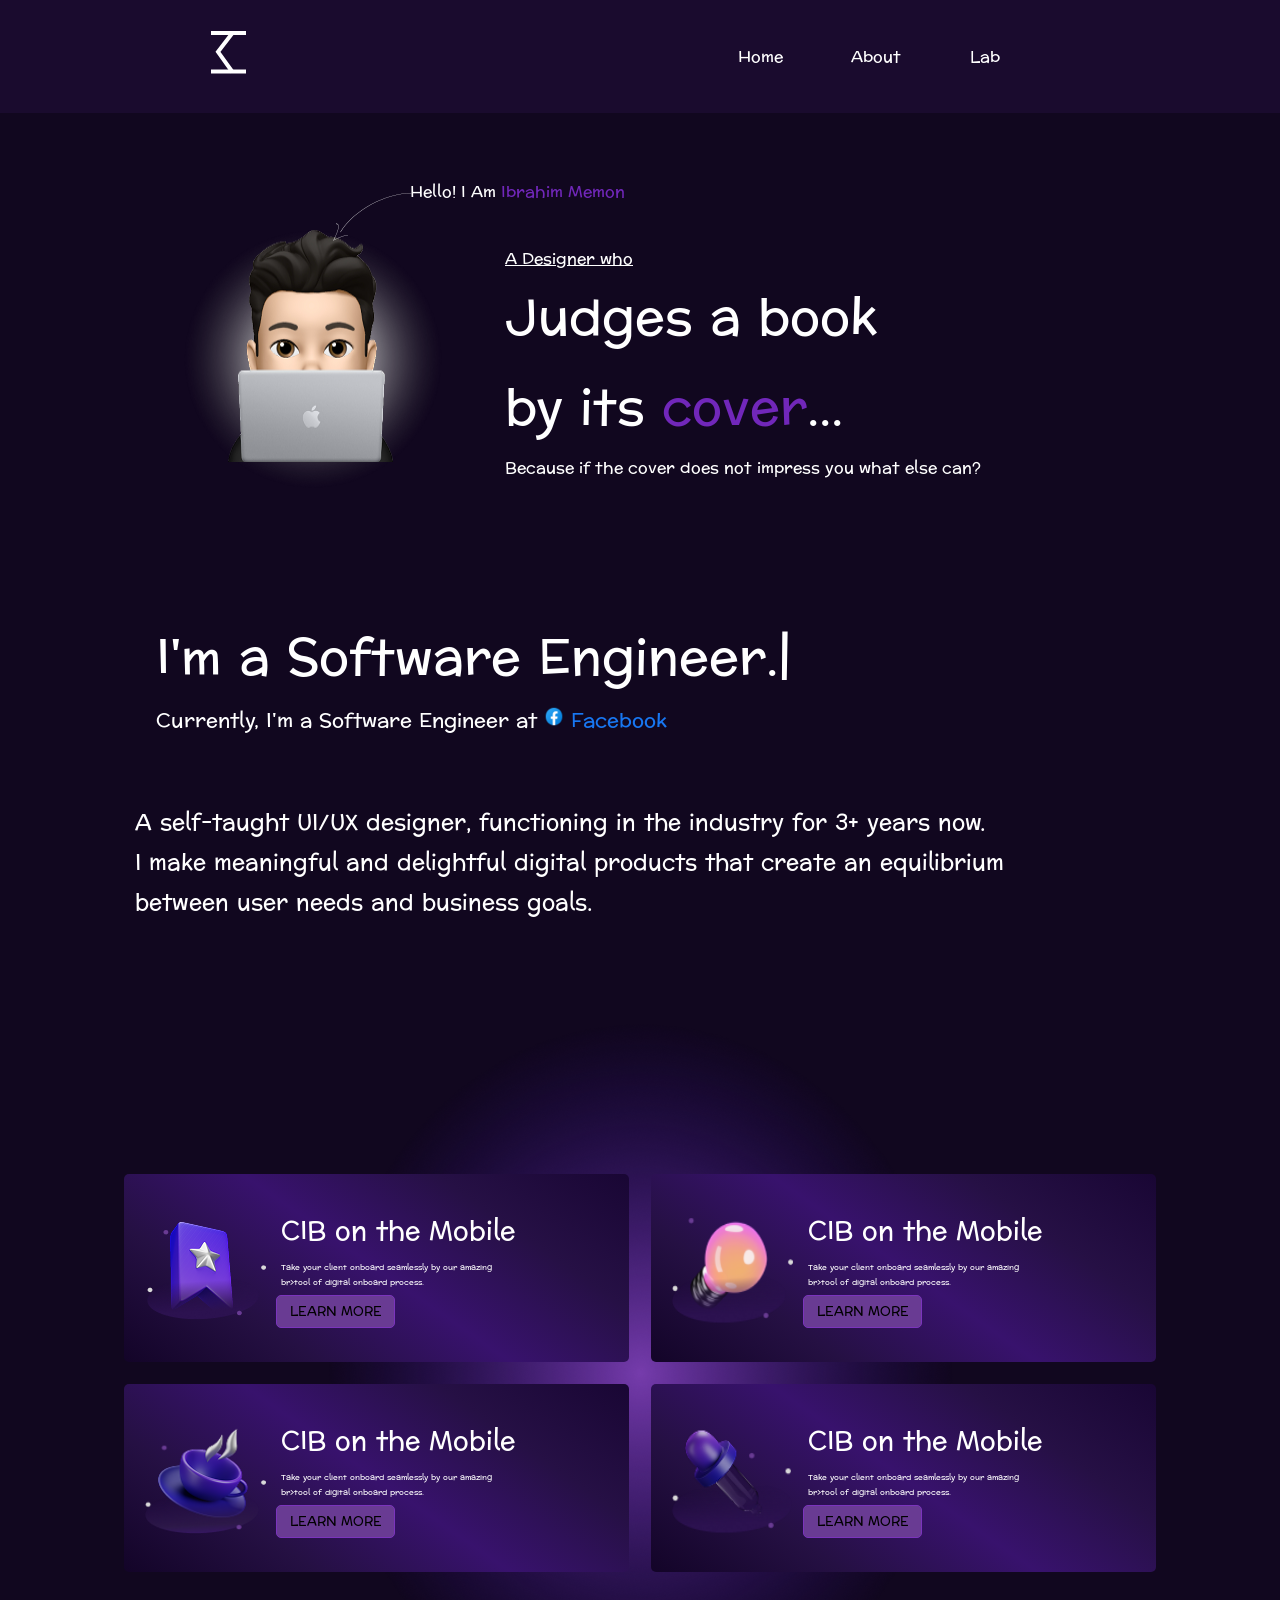
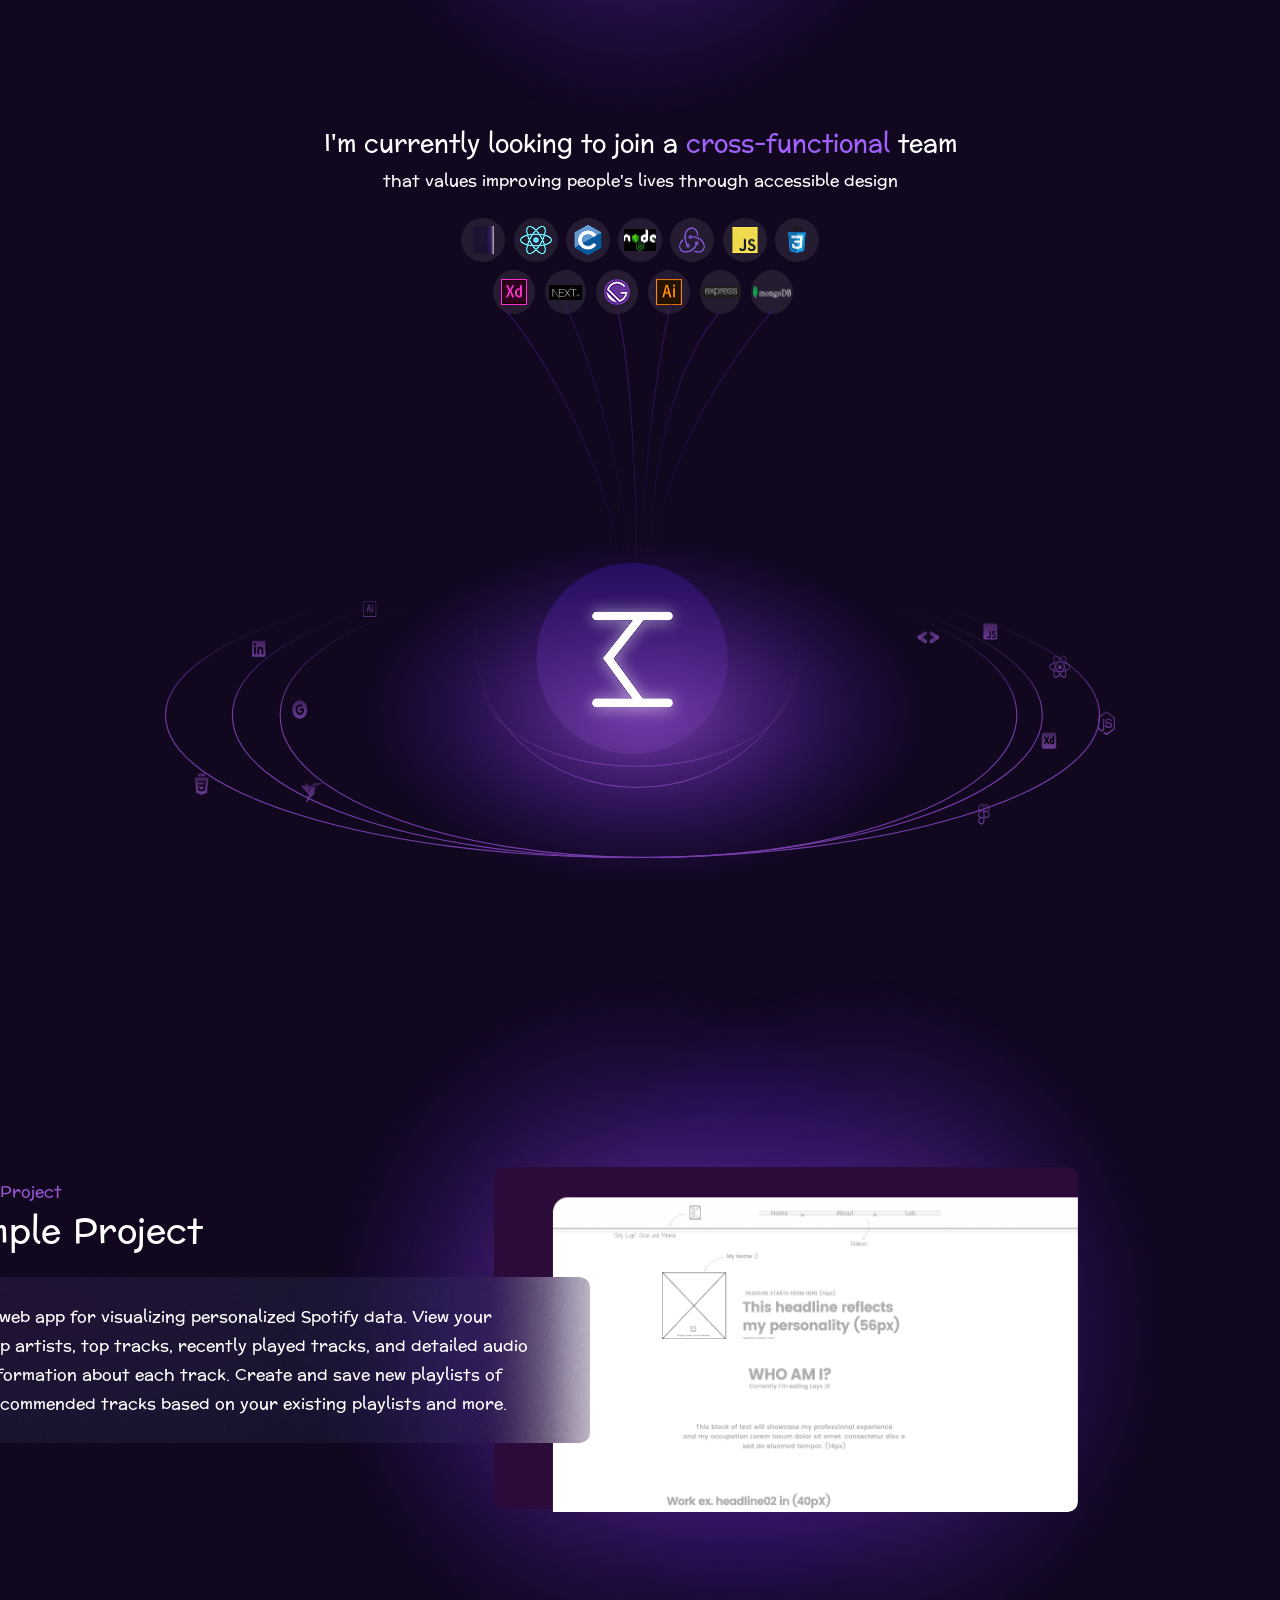
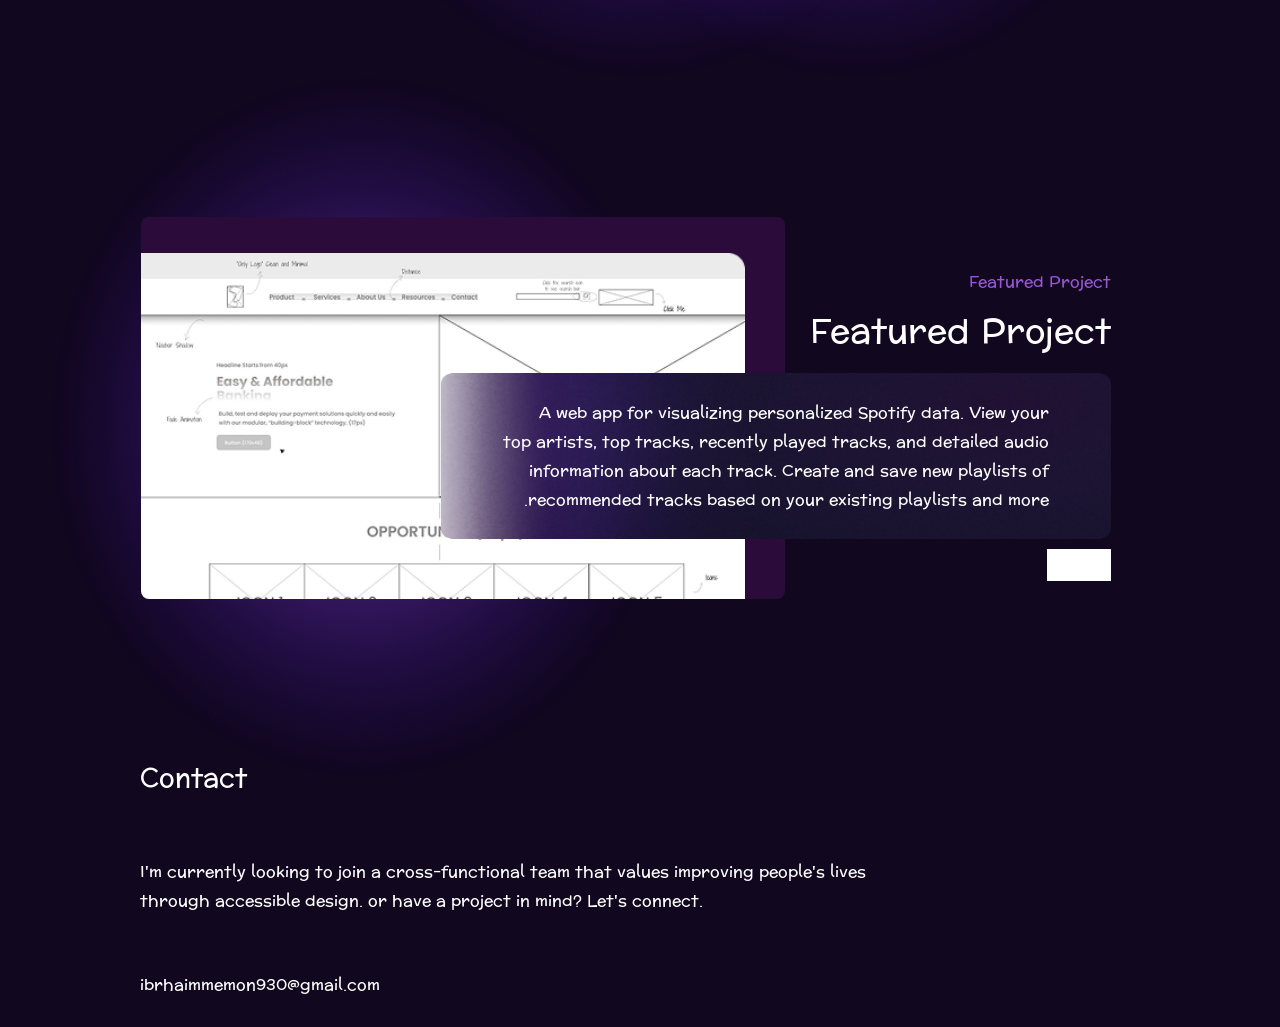
<file: index.html>
<!doctype html>
<html lang="en">
  <head>
    <meta charset="UTF-8" />
    <meta name="viewport" content="width=device-width, initial-scale=1.0" />
    <link rel="stylesheet" href="/main.css" />  
    <title>Document</title>
  </head>
  <body>
    <div id="header"> </div>
    <div id="banner">  </div>
    <div id="main"></div>
    

    <script>
      async function loadComponent(id, file) {
        const res = await fetch(`components/${file}`);
        const html = await res.text();
        document.getElementById(id).innerHTML = html;
      }
      loadComponent("header", "header.html");
      loadComponent("banner", "banner.html");
      loadComponent("main", "main.html");
      
    </script>
  </body>
</html>
</file>
<file: main.css>
@import url(/style/banner.css);
@import url(./style/header.css);


body ,html{

   height: 100%;
  background-color: #11071F;
}

*{
    padding: 0;
    margin: 0;
    box-sizing: border-box;
}
#main{
    width: 100%;
  
    display: flex;
    flex-direction: column;
    justify-content: space-evenly;
    align-items: center;
}

@font-face {
    font-family:poppins;

    src: url("/fonts/Poppins-SemiBold.ttf");
}

@font-face {
    font-family: pop;
    src: url("/fonts/Poppins-SemiBold.ttf")
}


.Engineer{
  
    height: 90px;
    color: #fff;
    font-size: 50px;
    margin-right: 26%

}
.Engineer p{
    font-size: 20px;
}
.Engineer span{
    color: #1877F2;
}

.pragraf{
   
    font-size: 22px;
    color: #fff;
    margin-top: 100px;
    margin-right: 11%;


}

.radial{
   width: 625px;
    height: 700px;
    background-image: url(/imgs/Gradient.png);
    background-size: cover;
    display: flex;
    align-items: center;
    margin-top: 100px;
    position: relative;
    justify-content: space-evenly;
    flex-direction: column;
}

.continer{
    display: grid;
    grid-template-columns: repeat(2 ,1fr);
    grid-template-rows: repeat(2 ,1fr);
    gap: 22px;
    top: 20%;

}
.item{
    width: 505px;
    height: 188px;
    background-color: #1877F2;
    border-radius: 5px;
    display: flex;
    align-items: center;
    gap: 10px;
    color: #fff;
    background: linear-gradient(35deg , #130428 , #251043 , #38126D , #261045 ,#190634);
    padding: 20px;
    transition: all 0.8s;

}

.item label{
    font-size: 26px;
    padding: 5px;
    
}
.item p{
    font-size: 8px;
    padding: 5px;
}

.item button{
    width: 119px;
    height: 33px;
    border: solid 1px #7b34bd;
    border-radius: 5px;
    background-color: #693B93;}
.item:hover{
    transform: scale(1.1);
    box-shadow: 0 0 15px white;
}



    .boxjs{
            width: 895px;
    height: 754px;
    position: relative;
    display: flex;
    flex-direction: column;
    align-items: center;
    }
    .tex-pragf{
        width: 662px;
        height: 65px;
        color: #fff;
        text-align: center;
        font-size: 24px;
    }
    .tex-pragf span{
        color: #A362FF;
    }

    .tex-pragf2{
        font-size: 16px;
    }

    .item-logo-js{
        width: 374px;
        height: 104px;
        
        margin-top: 30px;
            display: flex;
    justify-content: space-evenly;
    position: relative;

    }

    .back-logo{
        width: 44px;
        height: 44px;
        border: none;
        border-radius: 100%;
        background-color: #251C31;
        display: flex;
    align-items: center;
    justify-content: space-evenly;
    position: relative;
       transition: all 0.5s;

    }
    .back-logo:hover{
        transform: scale(1.2);
        box-shadow: 0 0 5px white;
    }

    .logo-postion-main{
 display: flex;
        align-items: center;
        justify-content: space-around;
    }


    .item-logo-part2{
       display: flex;
    width: 300px;
    
    position: absolute;
    left: 40px;
    gap: 10px;
    top: 52px;
    justify-content: space-evenly;
}
    .absolute-line{
        
        position: absolute;
    top: 96px;
    right: 29%;

    }
    .logo-line{
       position: absolute;
    top: 90px;
    right: 206px;
    }

    .logo-line2{
    position: absolute;
    top: 88px;
    right: 196px;
    }

    .logo-line3{
     position: absolute;
  top: 88px;
    right: 190px;
    }

    .logo-line4{
        position: absolute;
    top: 85px;
    right: 156px;
}
    
    .logo-line5{
        position: absolute;
    top: 94px;
    right: 108px;
    }


    .logo-line6{
        position: absolute;
    top: 88px;
    right: 52px;
    }


    .grup-main{
        padding-top: 130px;
    }
    

    .gradial-logo{
      
    min-width: 250px;
    height: 250px;
    background-color: #693B93;
    border: none;
    border-radius: 100%;
    position: absolute;
    top: 230px;
    right: 36%;
    }

    #logo-main{
        position: absolute;
    top: 40%;
    right: 43%;
    }

    .exampel{
        width: 95%;
      margin-top: 100px;
      position: relative;
    }

    .item-exampel{
        width: 100%;
  display: flex;
        flex-direction: row-reverse;justify-content: flex-start;
        padding-right: 80px;
        
        position: relative;
    }

      .exa-img{
        position: absolute;
        right: 300px;
    }
    

    .box-scrinshot{
         min-width: 584px;
        height: 342px;
        border: none;
        border-radius: 10px;
         background-color: #2B0B3A; 
         position: absolute;
         top: 190px;
         right: 170px;
         z-index: 1;
         display: flex;
         flex-direction: row-reverse;
    }

    .box-scrinshot img{
        
    
        border-radius: 10px 0 10px 0;
    }

  .continer-text{
    width: 618px;
    height: 334px;
    position: absolute;
    top: 200px;
    right: 710px;
    z-index: 1;
  }

  .item-text-exam{
    width: 300px;
    height: 100px;
  }
  .text-info{
    width: 143px;
    height: 24px;
    color: #9857D3;
    font-size: 1rem;
  }

  .text-info2{
    width: 288px;
    height: 52px;
    font-size: 34px;
    color: #fff;
  }

  .text-blur{
    width: 670px;
    height: 166px;
    color: #fff;
    background-image: url("/imgs/Rectangle\ 1.png");
    background-size: cover;
    border-radius: 10px;
     display: flex;
    align-items: center;
    flex-direction: column;
    justify-content: center;
    


  }


  .continer-ex{
    width: 92%;
    height: 650px;
    position: relative;
  }


  .continer-img{
   left: 90px;
    width: 644px;
    height: 382px;
    background-color: #2B0B3A;
    
    border-radius: 8px;
    position: absolute;
    top: 140px;
        padding: 36px 40px 0 0;
  }

  .box-pargraf{
    width: 670px;
    height: 330px;
    position: absolute;
    top: 190px;
    right: 10%;
    direction: rtl;
    display: flex;
    flex-direction: column;
    gap: 10px;
}
  

  .titr1{
    width: 142px;
    height: 24px;
    color: #9857D3;
  }
  .titr2{

    font-size: 34px;
    color: #fff;
  }


   .text-blur2{
    width: 670px;
    height: 166px;
    position: relative;
    border-radius: 10px;
    display: flex;
    align-items: center;
    justify-content: center;
    overflow: hidden;
}

.text-blur2::before{
    content: "";
    position: absolute;
    inset: 0;
    background-image: url("/imgs/Rectangle 1.png");
    background-size: cover;
    background-position: center;
    transform: scaleX(-1); /* برعکس کردن فقط بک‌گراند */
    z-index: 0;
}

.p-text{
    position: relative;
    z-index: 1;
    color: #fff;
}
.footerr{
    width: 100%;
    height: 300px;
    color: #fff;
   
}

 

.titrcontant{
    font-size: 26px;
}

.item-footer{
    font-size: 1rem;
}

.footer-position{
    height: 300px;
    position: absolute;
    left: 140px;display: flex;
    flex-direction: column;
    justify-content: space-around;
}

  
/* ================= MOBILE ================= */

@media (max-width:768px){

/* html,
body{
    width:100%;
    overflow-x:hidden;
} */

/* *{
    max-width:100%;
} */

    .Engineer {
        padding-left: 0px;
        height: auto;
        font-size: 32px;
    }
           .pragraf {
        width: 95%;
        height: auto;
        margin: 30px 0;
        font-size: 16px;
        text-align: justify;
        padding-left: 47px;
    }
        .radial {
        width: 70%;
        height: auto;
        background-size: contain;
        margin-top: 40px;
    }
    .grup-img{
        width: 70%;
        margin-left: 100px;
    }
    

.exampel{
    width:100%;
    margin-top:50px;
}

.item-exampel{
    display:flex;
    flex-direction:column;
    align-items:center;
    justify-content:center;
    padding:0 20px;
    gap:30px;
    position:static;
}

.exa-img{
   display: none;
}
.exa-img2{
    display: none;
}
.exampel {
         width: 70%; 
    
    }
    .item-box-img{
        display: none;
    }

.exa-img img{
    width:100%;
    max-width:320px;
    height:auto;
}

.box-scrinshot{
    position:static;
    width:100%;
    min-width:0;
    height:auto;
    margin-top:20px;
}
.back-logo:hover{
        transform: scale(1.2);
        box-shadow: 0 0 5px white;
    }

.box-scrinshot img{
    width:100%;
    height:auto;
}

.continer{
    display: flex;
        flex-direction: column;
        gap: 35px;
}
.continer-text{
    position:static;
    width:100%;
    height:auto;
    margin-top:25px;
    text-align:center;
}

.item-text-exam{
    width:100%;
    height:auto;
}

.text-info{
    width:100%;
}

.text-info2{
    width:100%;
    font-size:28px;
}

.text-blur{
    width:100%;
    height:auto;
    padding:20px;
}

.text-blur p{
    width:100%;
}

.continer-ex{
    width:70%;
    height:auto;
    margin-top:80px;
}

.item-box{
    position:static;
    width:100%;
}

.continer-img{
    position:static;
    width:100%;
    height:auto;
    padding:15px;
}

.continer-img img{
    width:100%;
    height:auto;
}

.box-pargraf{
    position:static;
    width:100%;
    height:auto;
    margin-top:25px;
    padding:0 20px;
}

.titr1{
    width:100%;
    text-align:center;
}

.titr2{
    text-align:center;
    font-size:28px;
}

.text-blur2{
    width:100%;
    height:auto;
    padding:20px;
}

.footer-position{
    position:static;
    width:100%;
    height:auto;
    padding:30px 20px;
    align-items:center;
    text-align:center;
}

.footerr{
    width: 70%;
    height:auto;
    padding-bottom:40px;
}
 html,
body{
    width:100%;
    overflow-x:hidden;
}

#main{
    width:100%;
    padding:20px 15px;
}

/* .Engineer{
    padding-left: 20px;
    height:auto;
    font-size:32px;
} */

.Engineer p{
    font-size:16px;
}

/* .pragraf{
    width:54%;
    height:auto;
    margin:30px 0;
    font-size:16px;
    text-align:center;
} */

/* .radial{
    width:100%;
    height:auto;
    background-size:contain;
    margin-top:40px;
} */

.continer{
    display:flex;
    flex-direction:column;
    gap:20px;
}

.item{
    width:100%;
    height:auto;
}

.item img{
    width:70px;
}

.item label{
    font-size:20px;
}

.item p{
    font-size:13px;
}

.boxjs{
    width:100%;
    height:auto;
}

.tex-pragf{
    width:100%;
    height:auto;
    font-size:18px;
}

.item-logo-js{
    
    flex-wrap:wrap;
    height:auto;
}
    .absolute-line {
        width: 50%;
        position: absolute;
        top: 14%;
        right: 25%;
    }

.item-logo-part2{
    position:static;
    width:100%;
    flex-wrap:wrap;
    justify-content:center;
}

.absolute-line{
    width: 40%;
    position: absolute;
    top: 14%;
    right: 25%;

}
.grup-main{
    margin-top: 10%;
}

img{
    max-width:100%;
    height:auto;
}

}

@media (max-width:322px) {
     html,
body{
    width:100%;
    overflow-x:hidden;
}
.header1{
    padding: 25px;
}
    .backdrupimg {
        width: 83%;
        display: flex;
        justify-content: center;
    }
        .imgbox {
        width: 240px;
        height: 270px;
    }
    .yourname {
        top: 5px;
        transform: translateX(-50%);
        text-align: center;
        
    }
        .flash {
        top: 26px;
        left: 50%;
        
    }
        .textbox {
        display: flex;
        flex-direction: column;
        align-items: flex-start;
        margin-right: 30px;
    
        width: 90%;
    }
        .textbox {
        display: flex;
        flex-direction: column;
        align-items: flex-start;
        padding-left: 0px;
    }

    .p-baner{
        width: 90%;
    }
    .textitem {
        font-size: 2rem;
    }
    
    .Engineer {
        padding-left: 26px;
        height: auto;
        font-size: 26px;
    }
        .pragraf {
        width: 90%;
        height: auto;
        margin: 30px 0;
        font-size: 16px;
        
    }
       .item p {
        font-size: 10px;
    }

    .continer {
        display: flex;
        flex-direction: column;
        gap: 20px;
        width: 280px;}

        .item-logo-js {
        flex-wrap: wrap;
        height: auto;
        padding: 30px;
    }

        .absolute-line {
        width: 110%;
        position: absolute;
        top: 30%;
        left: 10%;
    }

        .grup-img {
        margin-left: 40px;
        width: 70%;
    }
        .exampel {
        width: 95%;
    }
        .continer-ex {
        width: 100%;
        height: auto;
        margin-top: 80px;
    }

    .footerr {
        width: 100%;
        height: auto;
        padding-bottom: 40px;
    }
        .footer-position {
        position: static;
        width: 95%;
        height: auto;
        /* padding: 30px 20px; */
        /* align-items: center; */
        /* text-align: center; */
    }
}

@media (max-width:378px) {

         html,
body{
    width:100%;
    overflow-x:hidden;
}
.header1{
    padding: 25px;
}
  .imgbox {
        width: 220px;
        height: 265px;
    }
        .Engineer {
        width: 75%;
        padding-left: 25px;
        height: auto;
        font-size: 32px;
    }
          .pragraf {
        width: 93%;
        height: auto;
        /* margin: 30px 0; */
        font-size: 16px;
        padding-right: 4px;
        text-align: justify;
        padding-left: 12px;
    }
        .textbox {
        display: flex;
        flex-direction: column;
        align-items: flex-start;
        padding-left: 0;
    }
        .radial {
        width: 100%;
        height: auto;
        background-size: contain;
        margin-top: 40px;
    }
        .tex-pragf {
        width: 100%;
        height: auto;
        font-size: 18px;
        padding: 10px;
    }
        .absolute-line {
        width: 100%;
        position: absolute;
        top: 26%;
        left: 3%;
    }
      
        .grup-img {
        width: 100%;
        /* margin-left: 100px; */
    }
    .grup-main {
        margin-top: 100px;
        display: flex;
        justify-content: flex-end;
        align-items: center;
    }
        .exampel {
        width: 100%;
    }
        .continer-ex {
        width: 100%;
        height: auto;
        margin-top: 80px;
    }
    .footerr {
        width: 100%;
        height: auto;
        /* padding-bottom: 40px; */
    }
    .footer-position {
        position: static;
        width: 100%;
        height: auto;
        padding: 30px 20px;
        /* align-items: center; */
        /* text-align: center; */
    }
}


@media (max-width:428px) {
    .header1{
    
    width: 100%;
    height: 113px;
    background-color: #1A0B2E;
    display: flex;
    align-items: center;
    padding: 30px;

}
    .imgbox {
        width: 216px;
        height: 280px;
    }

        .yourname {
        top: 5px;
        transform: translateX(-50%);
        text-align: center;
        width: 100%;
        font-size: 16px;
        left: 65%;
    }
        .Engineer {
        width: 76%;
        padding-left: 30px;
        height: auto;
        font-size: 32px;
    }
        .pragraf {
        width: 90%;
        height: auto;
        margin: 30px 0;
        font-size: 16px;
         text-align: justify; 
         padding-left: 2px;
    }
        .radial {
        width: 100%;
        height: auto;
        background-size: contain;
        margin-top: 40px;
    }
        .tex-pragf {
        width: 95%;
        margin-top: 30px;
        height: auto;
        font-size: 18px;
        text-align: justify;
    }
        .absolute-line {
        width: 100%;
        position: absolute;
        top: 26%;
        right: 2%;
    }
    .grup-main {
        margin-top: 30%;
    }
    .grup-img {
        width: 90%;
        margin-left: 28px;
    }
        .exampel {
        width: 100%;
    }
        .continer-ex {
        width: 100%;
        height: auto;
        margin-top: 80px;
    }
    .footerr {
        width: 88%;
        height: auto;
        padding-bottom: 40px;
    }
    
}


@media (max-width:1025px) {
  .Engineer {
        height: 90px;
        color: #fff;
        font-size: 50px;
        /* margin-right: 5%; */
        padding-left: 14px;
        margin: 0;
    }
    .pragraf {
        font-size: 22px;
        color: #fff;
        margin-top: 100px;
        /* margin-right: 11%; */
        width: 62%;
        margin: 85px;
    }
 .radial {
        width: 55%;
        height: auto;
        background-size: contain;
        margin-top: 40px;
    }
    .grup-img{
        width: 70%;
        margin-left: 100px;
    }
    

.exampel{
    width:100%;
    margin-top:50px;
}

.item-exampel{
    display:flex;
    flex-direction:column;
    align-items:center;
    justify-content:center;
    padding:0 20px;
    gap:30px;
    position:static;
}

.exa-img{
   display: none;
}
.exa-img2{
    display: none;
}
.exampel {
         width: 70%; 
    
    }
    .item-box-img{
        display: none;
    }

.exa-img img{
    width:100%;
    max-width:320px;
    height:auto;
}

.box-scrinshot{
    position:static;
    width:100%;
    min-width:0;
    height:auto;
    margin-top:20px;
}
.back-logo:hover{
        transform: scale(1.2);
        box-shadow: 0 0 5px white;
    }

.box-scrinshot img{
    width:100%;
    height:auto;
}

.continer{
    display: flex;
        flex-direction: column;
        gap: 35px;
}
.continer-text{
    position:static;
    width:100%;
    height:auto;
    margin-top:25px;
    text-align:center;
}

.item-text-exam{
    width:100%;
    height:auto;
}

.text-info{
    width:100%;
}

.text-info2{
    width:100%;
    font-size:28px;
}

.text-blur{
    width:100%;
    height:auto;
    padding:20px;
}

.text-blur p{
    width:100%;
}

.continer-ex{
    width:70%;
    height:auto;
    margin-top:80px;
}

.item-box{
    position:static;
    width:100%;
}

.continer-img{
    position:static;
    width:100%;
    height:auto;
    padding:15px;
}

.continer-img img{
    width:100%;
    height:auto;
}

.box-pargraf{
    position:static;
    width:100%;
    height:auto;
    margin-top:25px;
    padding:0 20px;
}

.titr1{
    width:100%;
    text-align:center;
}

.titr2{
    text-align:center;
    font-size:28px;
}

.text-blur2{
    width:100%;
    height:auto;
    padding:20px;
}

.footer-position{
    position:static;
    width:100%;
    height:auto;
    padding:30px 20px;
    align-items:center;
    text-align:center;
}

.footerr{
    width: 70%;
    height:auto;
    padding-bottom:40px;
}
 html,
body{
    width:100%;
    overflow-x:hidden;
}

#main{
    width:100%;
    padding:20px 15px;
}

/* .Engineer{
    padding-left: 20px;
    height:auto;
    font-size:32px;
} */

.Engineer p{
    font-size:16px;
}

/* .pragraf{
    width:54%;
    height:auto;
    margin:30px 0;
    font-size:16px;
    text-align:center;
} */

/* .radial{
    width:100%;
    height:auto;
    background-size:contain;
    margin-top:40px;
} */

.continer{
    display:flex;
    flex-direction:column;
    gap:20px;
}

.item{
    width:100%;
    height:auto;
}

.item img{
    width:70px;
}

.item label{
    font-size:20px;
}

.item p{
    font-size:13px;
}

.boxjs{
    width:100%;
    height:auto;
}

    .tex-pragf {
        width: 100%;
        height: auto;
        font-size: 18px;
        margin-top: 30px;
    }

.item-logo-js{
    
    flex-wrap:wrap;
    height:auto;
}
           .absolute-line {
        width: 90%;
        position: absolute;
        top: 16%;
        right: 31%;
    }
    .grup-img {
        width: 70%;
        margin-left: 140px;
    }
    

.item-logo-part2{
    position:static;
    width:100%;
    flex-wrap:wrap;
    justify-content:center;
}


.grup-main{
    margin-top: 10%;
}

img{
    max-width:100%;
    height:auto;
}


    
}
</file>
